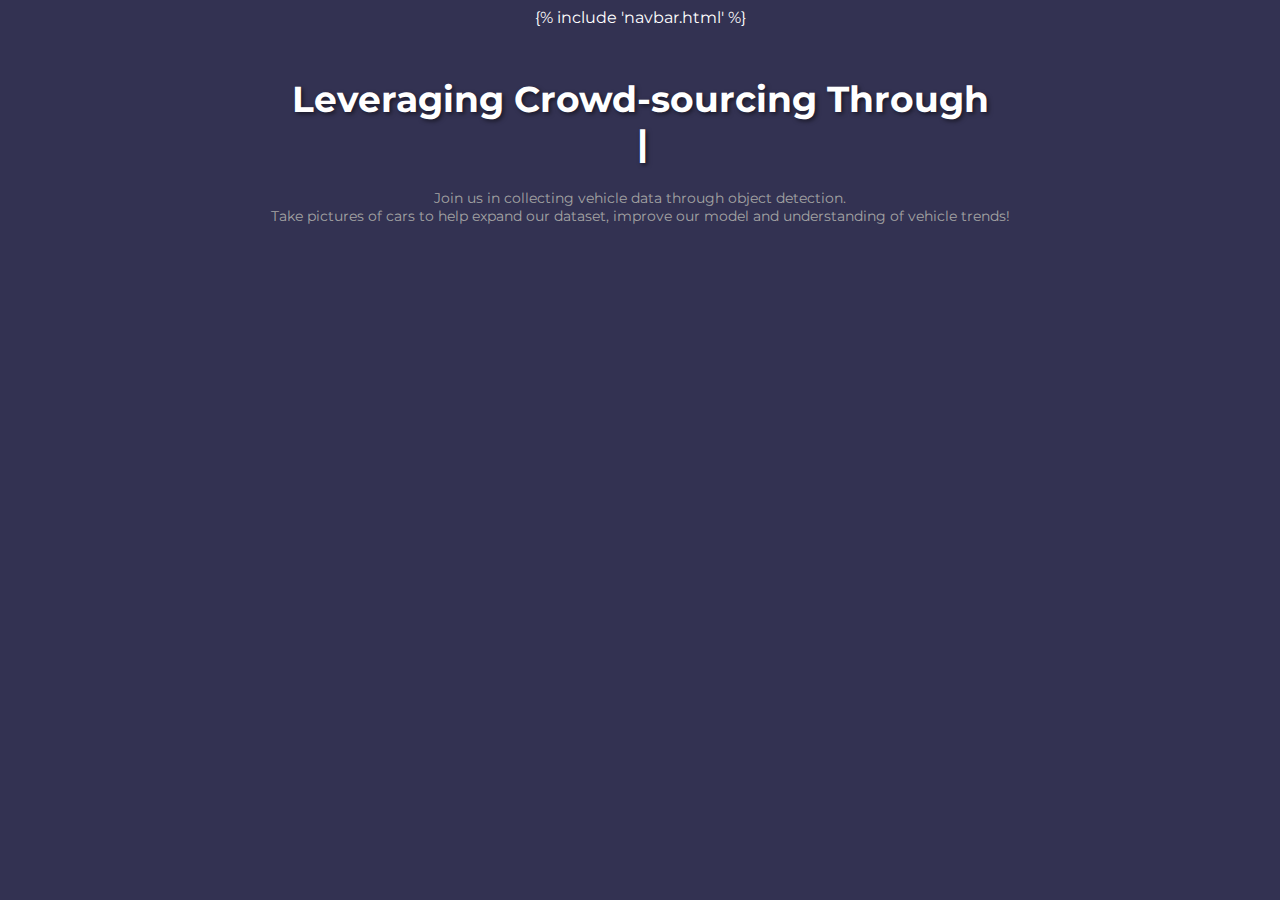
<file: templates/index.html>
<!DOCTYPE html>
<html lang="en">
<head>
    <meta charset="UTF-8">
    <title>Home</title>
    <link rel="stylesheet" href="/static/style.css">
    <link rel="stylesheet" href="https://fonts.googleapis.com/css?family=Montserrat">
    <style>
        body {
            font-family: 'Montserrat', sans-serif;
            text-align: center;
        }

        h1 {
            font-size: 36px;
            display: flex;
            flex-direction: column;
            align-items: center;
            text-shadow: 2px 2px 4px rgba(0, 0, 0, 0.5);
            margin-top: 50px;
        }

        #typing-text::after {
            content: "|";
            margin-left: 5px;
            opacity: 1;
            animation: blink-caret 0.75s infinite;
        }

        @keyframes blink-caret {
            50% {
                opacity: 0;
            }
        }

        #vehicle-data {
            color: #a4a4a4;
            font-size: 14px;
        }

        .button {
            display: inline-block;
            background-color: #2a3d5b;
            color: #fff;
            font-size: 16px;
            font-weight: bold;
            padding: 10px 20px;
            border-radius: 30px;
            text-decoration: none;
            margin: 20px;
            opacity: 0;
            box-shadow: 0 4px 6px rgba(0, 0, 0, 0.1);
            transition: opacity 0.5s ease-in-out;
            pointer-events: none;
        }

        .button:hover {
            background-color: #14461e;
            transform: translateY(-3px);
            box-shadow: 0 6px 8px rgba(0, 0, 0, 0.2);
        }

        .button.show {
            opacity: 1;
            pointer-events: auto;
        }

        #try-it-btn {
            margin-right: 30px;
        }

        .card {
            position: relative;
            width: 300px;
            height: 200px;
            margin: 20px;
            background-color: #fff;
            box-shadow: 0px 2px 10px rgba(0, 0, 0, 0.2);
            transition: all 0.3s ease-in-out;
            overflow: hidden;
        }

        .card:hover {
            transform: translateY(-10px);
            box-shadow: 0px 10px 20px rgba(0, 0, 0, 0.3);
        }

        .card:hover .card-image {
            transform: scale(1.1);
        }

        .card-image {
            position: absolute;
            top: 0;
            left: 0;
            width: 100%;
            height: 100%;
            background-image: url('your-image-url');
            background-size: cover;
            background-position: center;
            transition: all 0.3s ease-in-out;
        }

        .card-content {
            position: absolute;
            bottom: 0;
            left: 0;
            width: 100%;
            padding: 20px;
            box-sizing: border-box;
            background-color: rgba(255, 255, 255, 0.8);
            transition: all 0.3s ease-in-out;
        }

        .card:hover .card-content {
            transform: translateY(-50px);
        }

        .card-title {
            font-size: 1.5rem;
            font-weight: bold;
            margin-bottom: 10px;
        }

        .card-description {
            font-size: 1rem;
            color: #444;
        }


    </style>
</head>
<body>
{% include 'navbar.html' %}
<h1>
    Leveraging Crowd-sourcing Through
    <span id="typing-text"></span>
</h1>
<div id="vehicle-data">
    Join us in collecting vehicle data through object detection.<br>
    Take pictures of cars to help expand our dataset, improve our model and understanding of vehicle trends!
</div>
<a href="/scan" class="button" id="try-it-btn">Start Now</a>
<a href="#" class="button" id="learn-more-btn" onclick="fadeOutElements()">Learn More</a>
<h1 id="new-header" style="opacity: 0;">How it works...</h1>
<script>
    const textArray = ["Playful Engagement..", "Gamification...", "Challenges...", "You"];
    const typingDelay = 100;
    const erasingDelay = 50;
    const newTextDelay = 2000;
    let textArrayIndex = 0;
    let charIndex = 0;
    const typingText = document.getElementById('typing-text');
    const tryItBtn = document.getElementById('try-it-btn');
    const learnMoreBtn = document.getElementById('learn-more-btn');
    const newHeader = document.getElementById('new-header');

    function type() {
        if (charIndex < textArray[textArrayIndex].length) {
            typingText.textContent += textArray[textArrayIndex].charAt(charIndex);
            charIndex++;
            setTimeout(type, typingDelay);
        } else {
            setTimeout(erase, newTextDelay);
        }
    }

    function erase() {
        if (charIndex > 0) {
            typingText.textContent = textArray[textArrayIndex].substring(0, charIndex - 1);
            charIndex--;
            setTimeout(erase, erasingDelay);
        } else {
            textArrayIndex++;
            if (textArrayIndex >= textArray.length) {
                textArrayIndex = 0;
                tryItBtn.classList.add('show');
                learnMoreBtn.classList.add('show');
            }
            setTimeout(type, typingDelay + 1100);
        }
    }

    function fadeOutElements() {
        const elements = document.querySelectorAll('body > *:not(#new-header)');
        let delay = 0;
        for (let i = 0; i < elements.length; i++) {
            elements[i].style.transition = `opacity 1s ease-in-out ${delay}s`;
            elements[i].style.opacity = 0;
            elements[i].addEventListener('transitionend', function () {
                this.remove();
            });
            delay += 0.1;
        }
        setTimeout(() => {
            newHeader.style.transition = 'opacity 1s ease-in-out';
            newHeader.style.opacity = 1;
            setTimeout(() => {
                newHeader.style.transition = 'transform 2s ease-in-out';
                newHeader.style.transform = 'translateY(-50%)';
            }, 3000); // wait for 3 seconds before animating the header to move up
        }, delay * 1000);
    }

    learnMoreBtn.addEventListener('click', function () {
        const elementsToFadeOut = document.querySelectorAll('body > *');
        elementsToFadeOut.forEach(function (el) {
            el.style.opacity = 0;
            el.style.transition = 'opacity 1s ease-in-out';
        });
    });

    document.addEventListener("DOMContentLoaded", function () {
        if (textArray.length) {
            setTimeout(type, newTextDelay + 250);
        }
    });
</script>

</body>
</html>
</file>
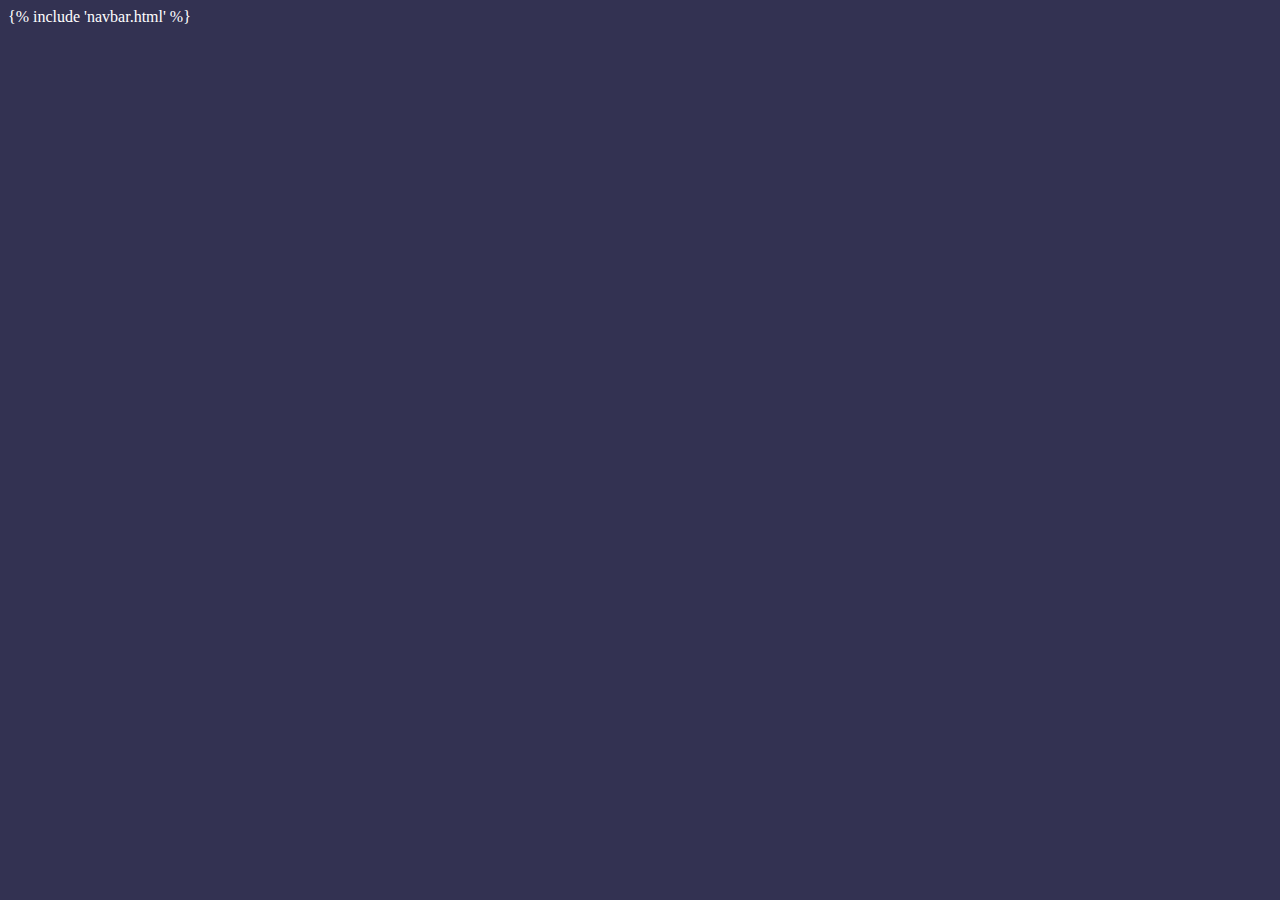
<file: templates/guide.html>
<!DOCTYPE html>
<html lang="en">
<head>
    <meta charset="UTF-8">
    <title>Guide</title>
    <link rel="stylesheet" href="/static/style.css">
</head>
<body>
{% include 'navbar.html' %}
</body>
</html>
</file>
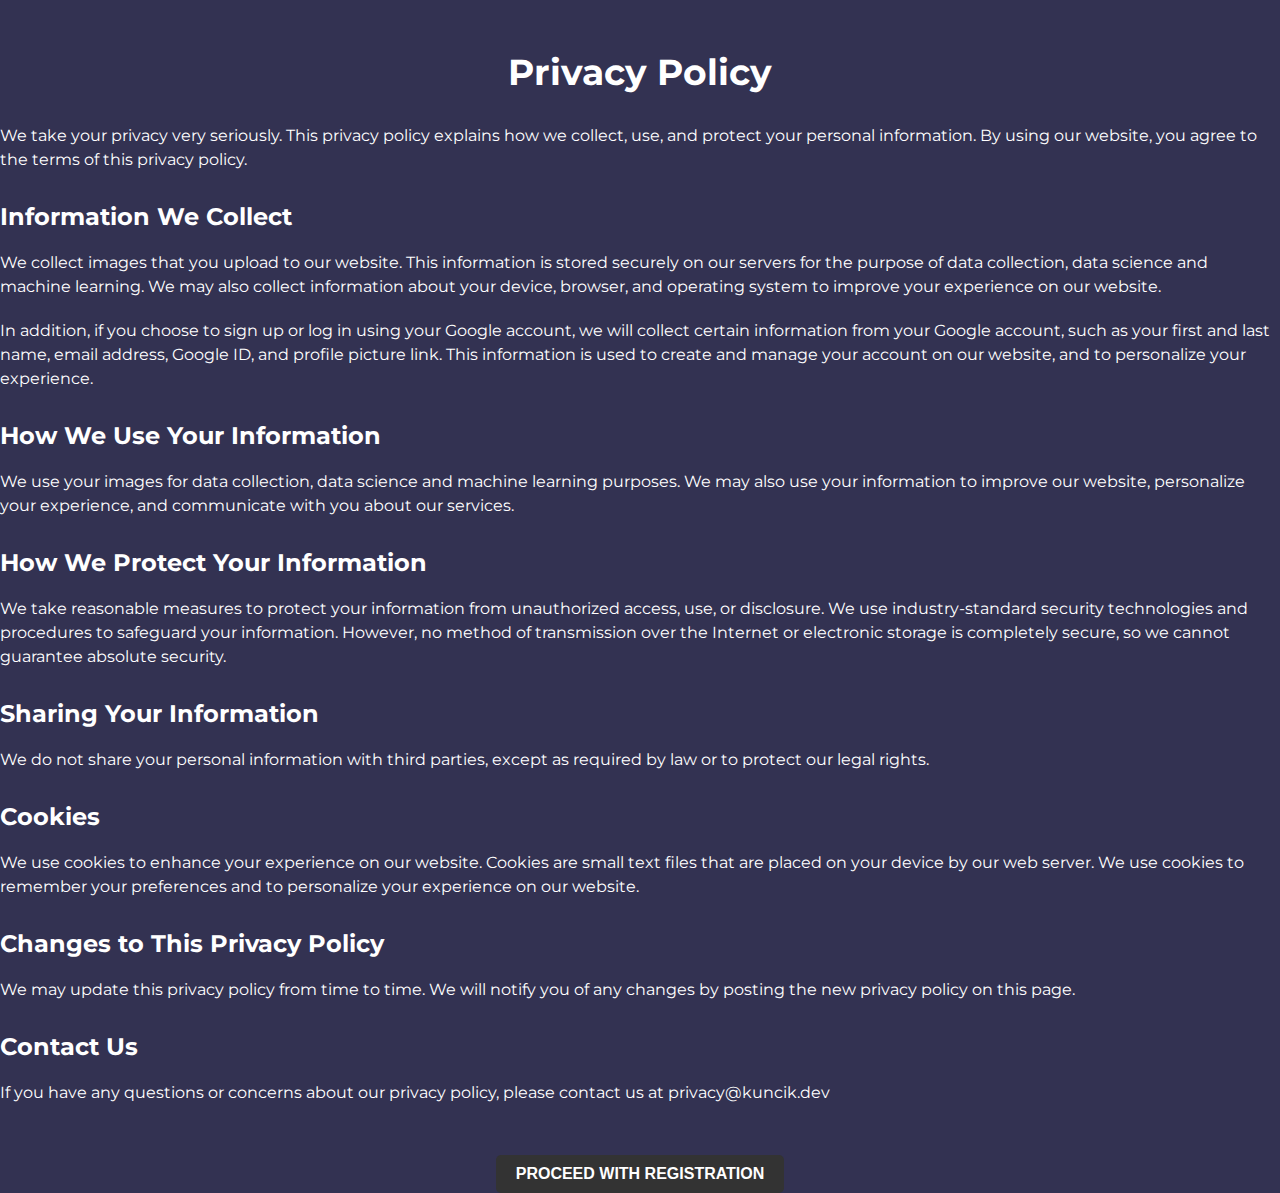
<file: templates/privacy.html>
<!DOCTYPE html>
<html lang="en">
<head>
    <meta charset="UTF-8">
    <title>Privacy & TOS</title>
    <link rel="stylesheet" href="/static/style.css">
    <link href="https://fonts.googleapis.com/css?family=Montserrat&display=swap" rel="stylesheet">
    <style>
        body {
            font-family: 'Montserrat', sans-serif;
            margin: 0;
            padding: 0;
        }

        h1 {
            font-size: 36px;
            font-weight: 700;
            margin-top: 50px;
            margin-bottom: 30px;
            text-align: center;
        }

        h2 {
            font-size: 24px;
            font-weight: 700;
            margin-top: 30px;
            margin-bottom: 20px;
        }

        p {
            font-size: 16px;
            line-height: 1.5;
            margin-top: 0;
            margin-bottom: 20px;
        }

        button {
            display: block;
            margin: 50px auto 0;
            padding: 10px 20px;
            font-size: 16px;
            font-weight: 700;
            text-transform: uppercase;
            color: #fff;
            background-color: #333;
            border: none;
            border-radius: 5px;
            cursor: pointer;
        }

        button:hover {
            background-color: #ddd;
            color: black;
        }
    </style>
    <script>
        function registerUser() {
            fetch("/register", {
                method: "POST"
            }).then(() => {
                // Redirect the user to the homepage
                window.location.href = "/";
            });
        }
    </script>
</head>
<body>
<h1>Privacy Policy</h1>
<p>We take your privacy very seriously. This privacy policy explains how we collect, use, and protect your personal
    information. By using our website, you agree to the terms of this privacy policy.</p>
<h2>Information We Collect</h2>
<p>We collect images that you upload to our website. This information is stored securely on our servers for the purpose
    of data collection, data science and machine learning. We may also collect information about your device, browser,
    and operating system to improve your experience on our website.</p>
<p>In addition, if you choose to sign up or log in using your Google account, we will collect certain information from
    your Google account, such as your first and last name, email address, Google ID, and profile picture link. This
    information is used to create and manage your account on our website, and to personalize your experience.</p>

<h2>How We Use Your Information</h2>
<p>We use your images for data collection, data science and machine learning purposes. We may also use your information
    to improve our website, personalize your experience, and communicate with you about our services.</p>

<h2>How We Protect Your Information</h2>
<p>We take reasonable measures to protect your information from unauthorized access, use, or disclosure. We use
    industry-standard security technologies and procedures to safeguard your information. However, no method of
    transmission over the Internet or electronic storage is completely secure, so we cannot guarantee absolute
    security.</p>

<h2>Sharing Your Information</h2>
<p>We do not share your personal information with third parties, except as required by law or to protect our legal
    rights.</p>

<h2>Cookies</h2>
<p>We use cookies to enhance your experience on our website. Cookies are small text files that are placed on your device
    by our web server. We use cookies to remember your preferences and to personalize your experience on our
    website.</p>

<h2>Changes to This Privacy Policy</h2>
<p>We may update this privacy policy from time to time. We will notify you of any changes by posting the new privacy
    policy on this page.</p>

<h2>Contact Us</h2>
<p>If you have any questions or concerns about our privacy policy, please contact us at privacy@kuncik.dev</p>

<button type="button" onclick="registerUser()">Proceed with Registration</button>
</body>
</html>
</file>
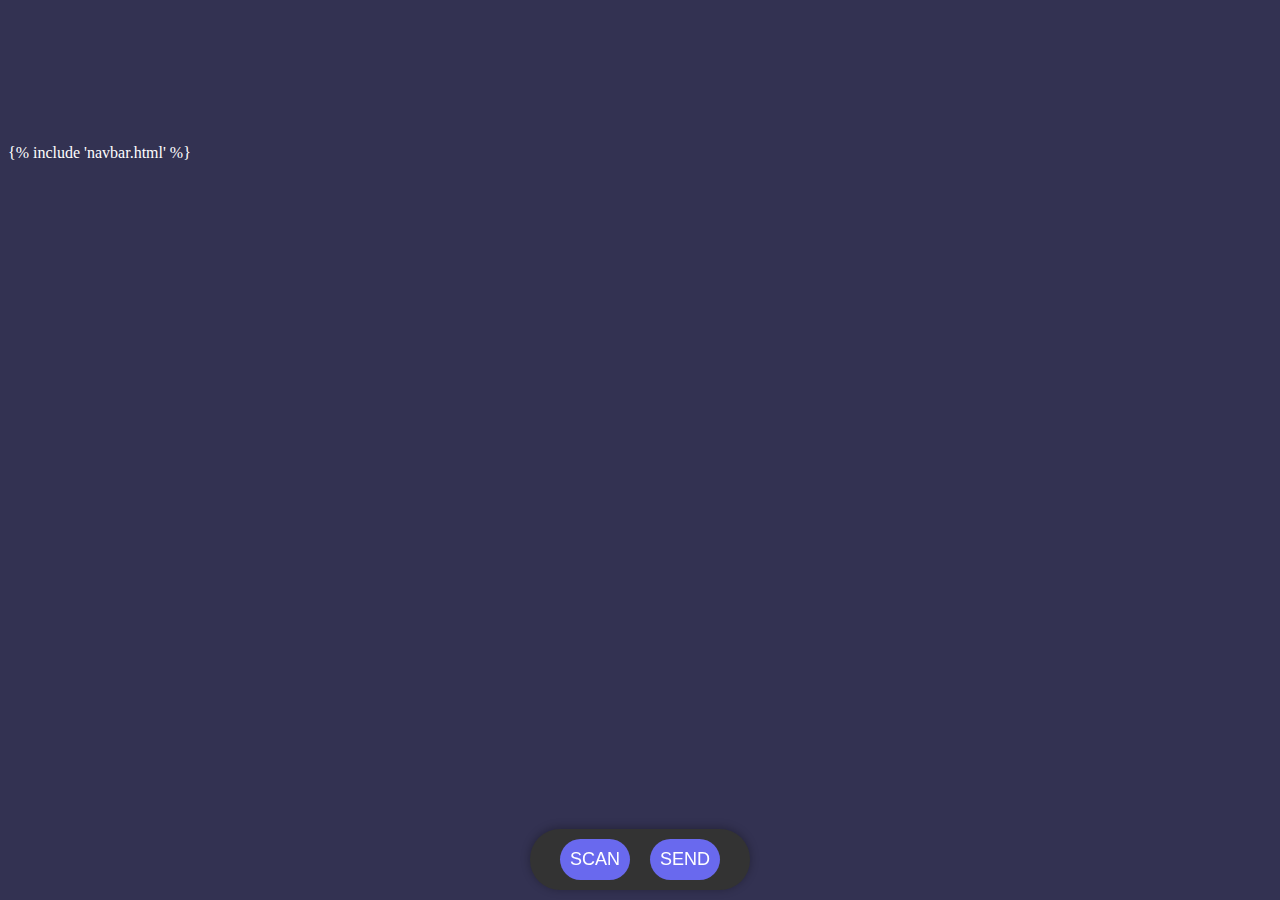
<file: templates/scan.html>
<!DOCTYPE html>
<html lang="en">
<head>
    <meta charset="UTF-8">
    <title>Scan</title>
    <link rel="stylesheet" href="/static/style.css">
    <script type="text/javascript">
        function isMobile() {
            return /Android|webOS|iPhone|iPad|iPod|BlackBerry|IEMobile|Opera Mini/i.test(navigator.userAgent);
        }

        function submitForm() {
            var spinner = document.getElementById('spinner-container');
            spinner.style.display = 'flex'; // show the spinner
            document.body.classList.add('spinner-active'); // blur the page

            var canvas = document.querySelector('canvas');
            var fileInput = document.querySelector('input[type="file"]');
            var image = new Image();
            image.src = URL.createObjectURL(fileInput.files[0]);

            image.onload = function () {
                canvas.width = image.width;
                canvas.height = image.height;
                var context = canvas.getContext('2d');
                context.drawImage(image, 0, 0, canvas.width, canvas.height);

                var formData = new FormData();
                var dataURL = canvas.toDataURL('image/tiff');
                var binary = atob(dataURL.split(',')[1]);
                var array = [];
                for (var i = 0; i < binary.length; i++) {
                    array.push(binary.charCodeAt(i));
                }
                var blob = new Blob([new Uint8Array(array)], {type: 'image/tiff'});
                formData.append('image', blob);

                var xhr = new XMLHttpRequest();
                xhr.open('POST', '/predict', true);

                xhr.onload = function () {
                    spinner.style.display = 'none'; // hide the spinner
                    document.body.classList.remove('spinner-active'); // remove the blur

                    var response = JSON.parse(xhr.responseText);
                    console.log(response)
                    var formatted_plate = response.license_plate;
                    var preds_plate = response.plate;
                    var preds_vehicle = response.vehicle;
                    alert("Predicted plate: " + formatted_plate + "\n" +
                        "Plate coordinates: " + preds_plate + "\n" +
                        "Vehicle coordinates: " + preds_vehicle);
                    var xmin_plate = Math.round(preds_plate[0][0] * canvas.width);
                    var ymin_plate = Math.round(preds_plate[0][1] * canvas.height);
                    var xmax_plate = Math.round(preds_plate[0][2] * canvas.width);
                    var ymax_plate = Math.round(preds_plate[0][3] * canvas.height);
                    var xmin_vehicle = Math.round(preds_vehicle[0][0] * canvas.width);
                    var ymin_vehicle = Math.round(preds_vehicle[0][1] * canvas.height);
                    var xmax_vehicle = Math.round(preds_vehicle[0][2] * canvas.width);
                    var ymax_vehicle = Math.round(preds_vehicle[0][3] * canvas.height);

                    var context = canvas.getContext('2d');
                    context.beginPath();
                    context.strokeStyle = "red";
                    context.lineWidth = 2;
                    context.rect(xmin_plate, ymin_plate, xmax_plate - xmin_plate, ymax_plate - ymin_plate);
                    context.stroke();
                    context.beginPath();
                    context.strokeStyle = "blue";
                    context.lineWidth = 2;
                    context.rect(xmin_vehicle, ymin_vehicle, xmax_vehicle - xmin_vehicle, ymax_vehicle - ymin_vehicle);
                    context.stroke();
                };
                xhr.send(formData);
            };
        }

        window.onload = function () {
            if (!isMobile()) {
                document.querySelector('button[onclick="submitForm()"]').style.display = 'inline-block';
                document.querySelector('button label[for="Scan"]').parentNode.style.display = 'inline-block';
                document.querySelector('div[id="button-container"]').style.display = 'flex';
            } else {
                alert('This demo is not available on mobile devices. Please use a desktop browser.');
            }
        };
    </script>
    <style>
        #button-container {
            position: fixed;
            z-index: 999;
            display: flex;
            justify-content: center;
            gap: 20px;
            padding: 10px;
            border-radius: 30px;
            background-color: #333;
            margin-bottom: 10px;
            box-shadow: 0 -1px 10px rgba(0, 0, 0, 0.3);
            bottom: 0;
            left: 50%;
            transform: translateX(-50%);
            width: 90%;
            max-width: 200px;
        }

        button {
            padding: 10px;
            font-size: 18px;
            background-color: #6969ee;
            color: white;
            border: none;
            border-radius: 30px;
            cursor: pointer;
            text-transform: uppercase;
        }

        #spinner-container {
            position: fixed;
            z-index: 9999;
            top: 0;
            left: 0;
            width: 100%;
            height: 100%;
            background-color: rgba(0, 0, 0, 0.5);
            display: flex;
            justify-content: center;
            align-items: center;

        }

        .spinner {
            border: 16px solid #f3f3f3;
            border-top: 16px solid #6969ee;
            border-radius: 50%;
            width: 80px;
            height: 80px;
            animation: spin 2s linear infinite;
        }

        @keyframes spin {
            0% {
                transform: rotate(0deg);
            }
            100% {
                transform: rotate(360deg);
            }
        }

        #spinner-container {
            display: none;
        }

        body.spinner-active {
            filter: blur(5px);
        }

    </style>
</head>
<body>
{% include 'navbar.html' %}
<div id="spinner-container">
    <div class="spinner"></div>
</div>
<div id="button-container" style="display: none">
    <button><label for="Scan">Scan</label></button>
    <button onclick="submitForm()">Send</button>
</div>
<input id="Scan" type="file" accept="image/*" capture="environment" style="visibility: hidden">
<canvas></canvas>
</body>
</html>
</file>
<file: static/style.css>
body {
    background: #333252;
    color: white;
}
</file>
